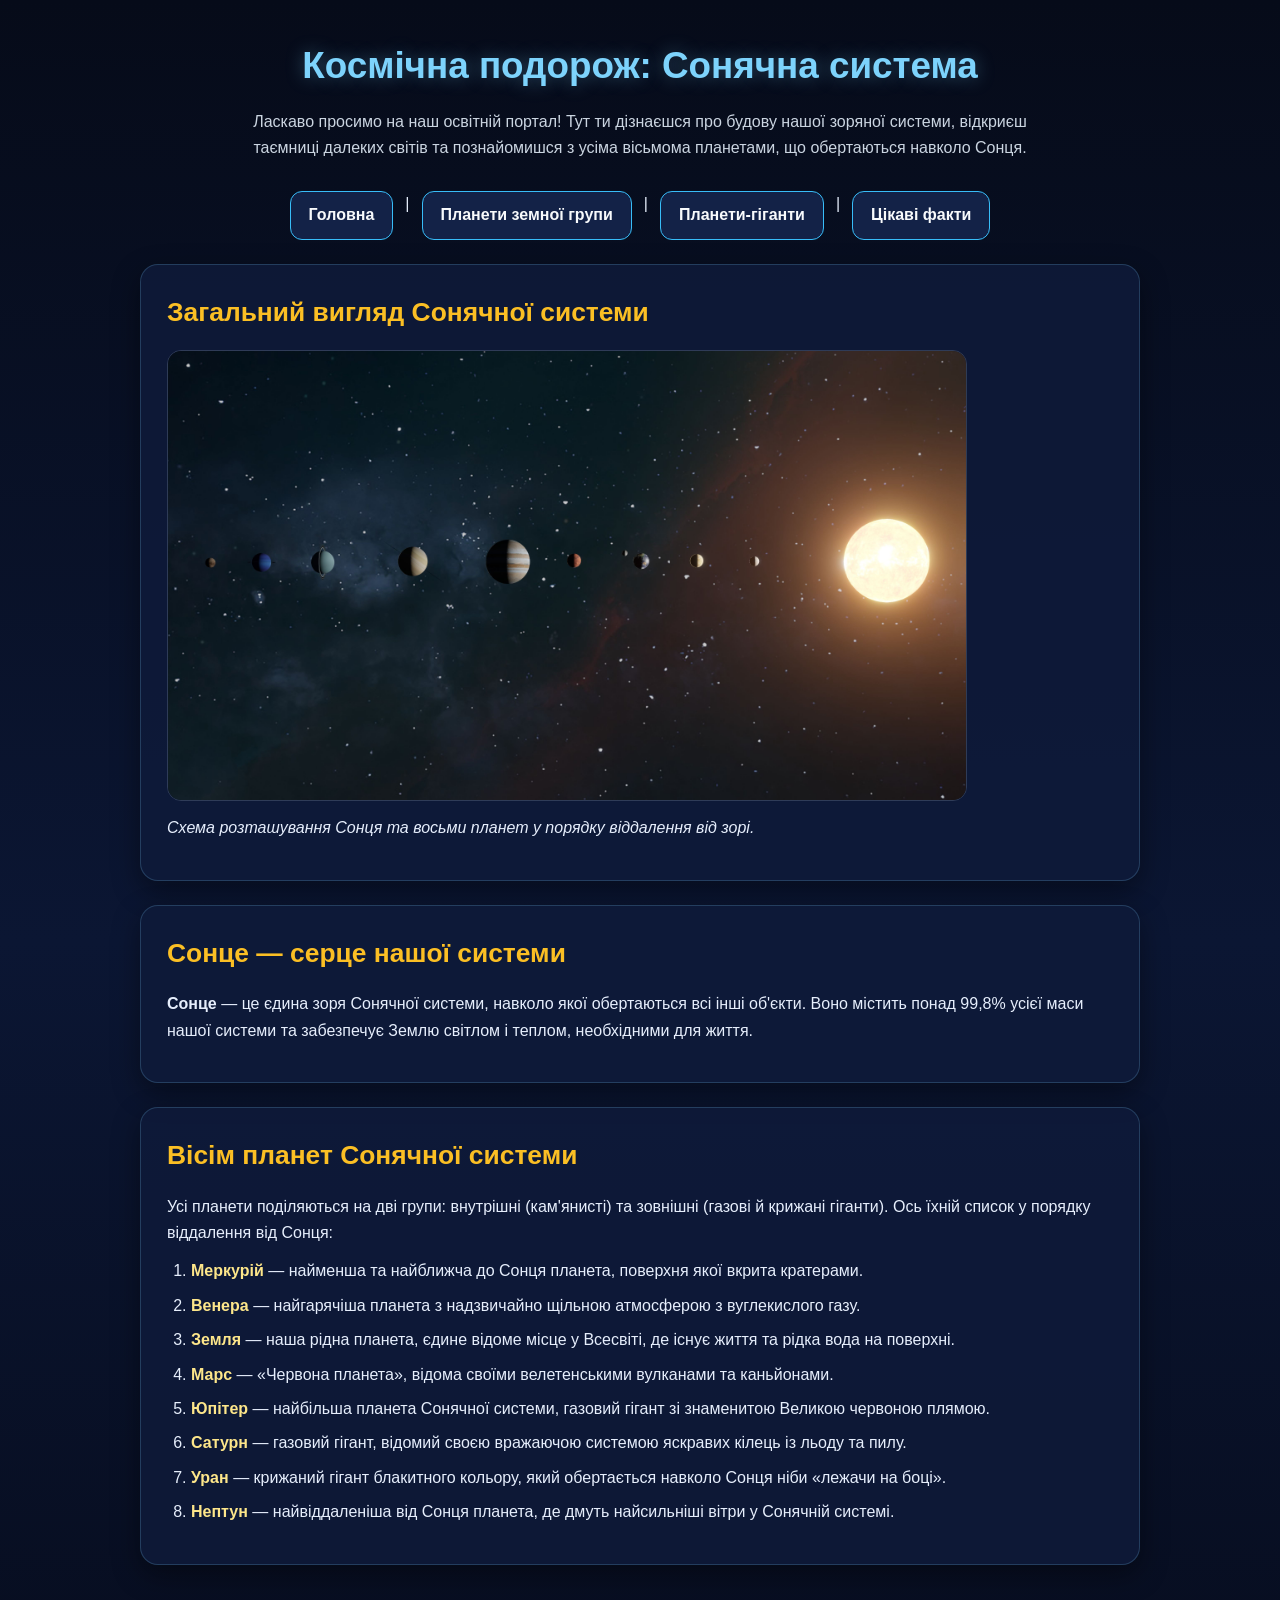
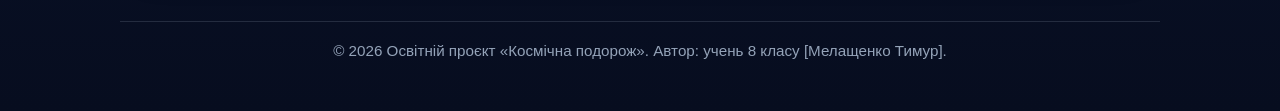
<file: index.html>
<!DOCTYPE html>
<html lang="uk">
<head>
<link rel="stylesheet" href="style.css">
    <meta charset="UTF-8">
    <meta name="viewport" content="width=device-width, initial-scale=1.0">
    <title>Космічна подорож: Сонячна система</title>
</head>
<body>

    <!-- Шапка сайту з головним заголовком та вступом -->
    <header>
        <h1>Космічна подорож: Сонячна система</h1>
        <p>Ласкаво просимо на наш освітній портал! Тут ти дізнаєшся про будову нашої зоряної системи, відкриєш таємниці далеких світів та познайомишся з усіма вісьмома планетами, що обертаються навколо Сонця.</p>
    </header>

    <!-- Горизонтальне навігаційне меню -->
    <nav>
        <a href="index.html">Головна</a> | 
        <a href="terrestrial.html">Планети земної групи</a> | 
        <a href="giants.html">Планети-гіганти</a> | 
        <a href="facts.html">Цікаві факти</a>
    </nav>

    <hr>

    <!-- Основний вміст сторінки -->
    <main>
        
        <!-- Блок з великим зображенням -->
        <section>
            <h2>Загальний вигляд Сонячної системи</h2>
            <!-- Переконайтеся, що файл solar-system.jpg лежить у тій самій папці, що й index.html -->
            <img src="solar-system.jpg" alt="Схема розташування планет Сонячної системи" width="800">
            <p><em>Схема розташування Сонця та восьми планет у порядку віддалення від зорі.</em></p>
        </section>

        <hr>

        <!-- Інформація про Сонце -->
        <section>
            <h2>Сонце — серце нашої системи</h2>
            <p><strong>Сонце</strong> — це єдина зоря Сонячної системи, навколо якої обертаються всі інші об'єкти. Воно містить понад 99,8% усієї маси нашої системи та забезпечує Землю світлом і теплом, необхідними для життя.</p>
        </section>

        <!-- Інформація про 8 планет -->
        <section>
            <h2>Вісім планет Сонячної системи</h2>
            <p>Усі планети поділяються на дві групи: внутрішні (кам'янисті) та зовнішні (газові й крижані гіганти). Ось їхній список у порядку віддалення від Сонця:</p>
            
            <ol>
                <li><strong>Меркурій</strong> — найменша та найближча до Сонця планета, поверхня якої вкрита кратерами.</li>
                <li><strong>Венера</strong> — найгарячіша планета з надзвичайно щільною атмосферою з вуглекислого газу.</li>
                <li><strong>Земля</strong> — наша рідна планета, єдине відоме місце у Всесвіті, де існує життя та рідка вода на поверхні.</li>
                <li><strong>Марс</strong> — «Червона планета», відома своїми велетенськими вулканами та каньйонами.</li>
                <li><strong>Юпітер</strong> — найбільша планета Сонячної системи, газовий гігант зі знаменитою Великою червоною плямою.</li>
                <li><strong>Сатурн</strong> — газовий гігант, відомий своєю вражаючою системою яскравих кілець із льоду та пилу.</li>
                <li><strong>Уран</strong> — крижаний гігант блакитного кольору, який обертається навколо Сонця ніби «лежачи на боці».</li>
                <li><strong>Нептун</strong> — найвіддаленіша від Сонця планета, де дмуть найсильніші вітри у Сонячній системі.</li>
            </ol>
        </section>

    </main>

    <hr>

    <!-- Підвал сайту -->
    <footer>
        <p>&copy; 2026 Освітній проєкт «Космічна подорож». Автор: учень 8 класу [Мелащенко Тимур].</p>
    </footer>

</body>
</html>
</file>
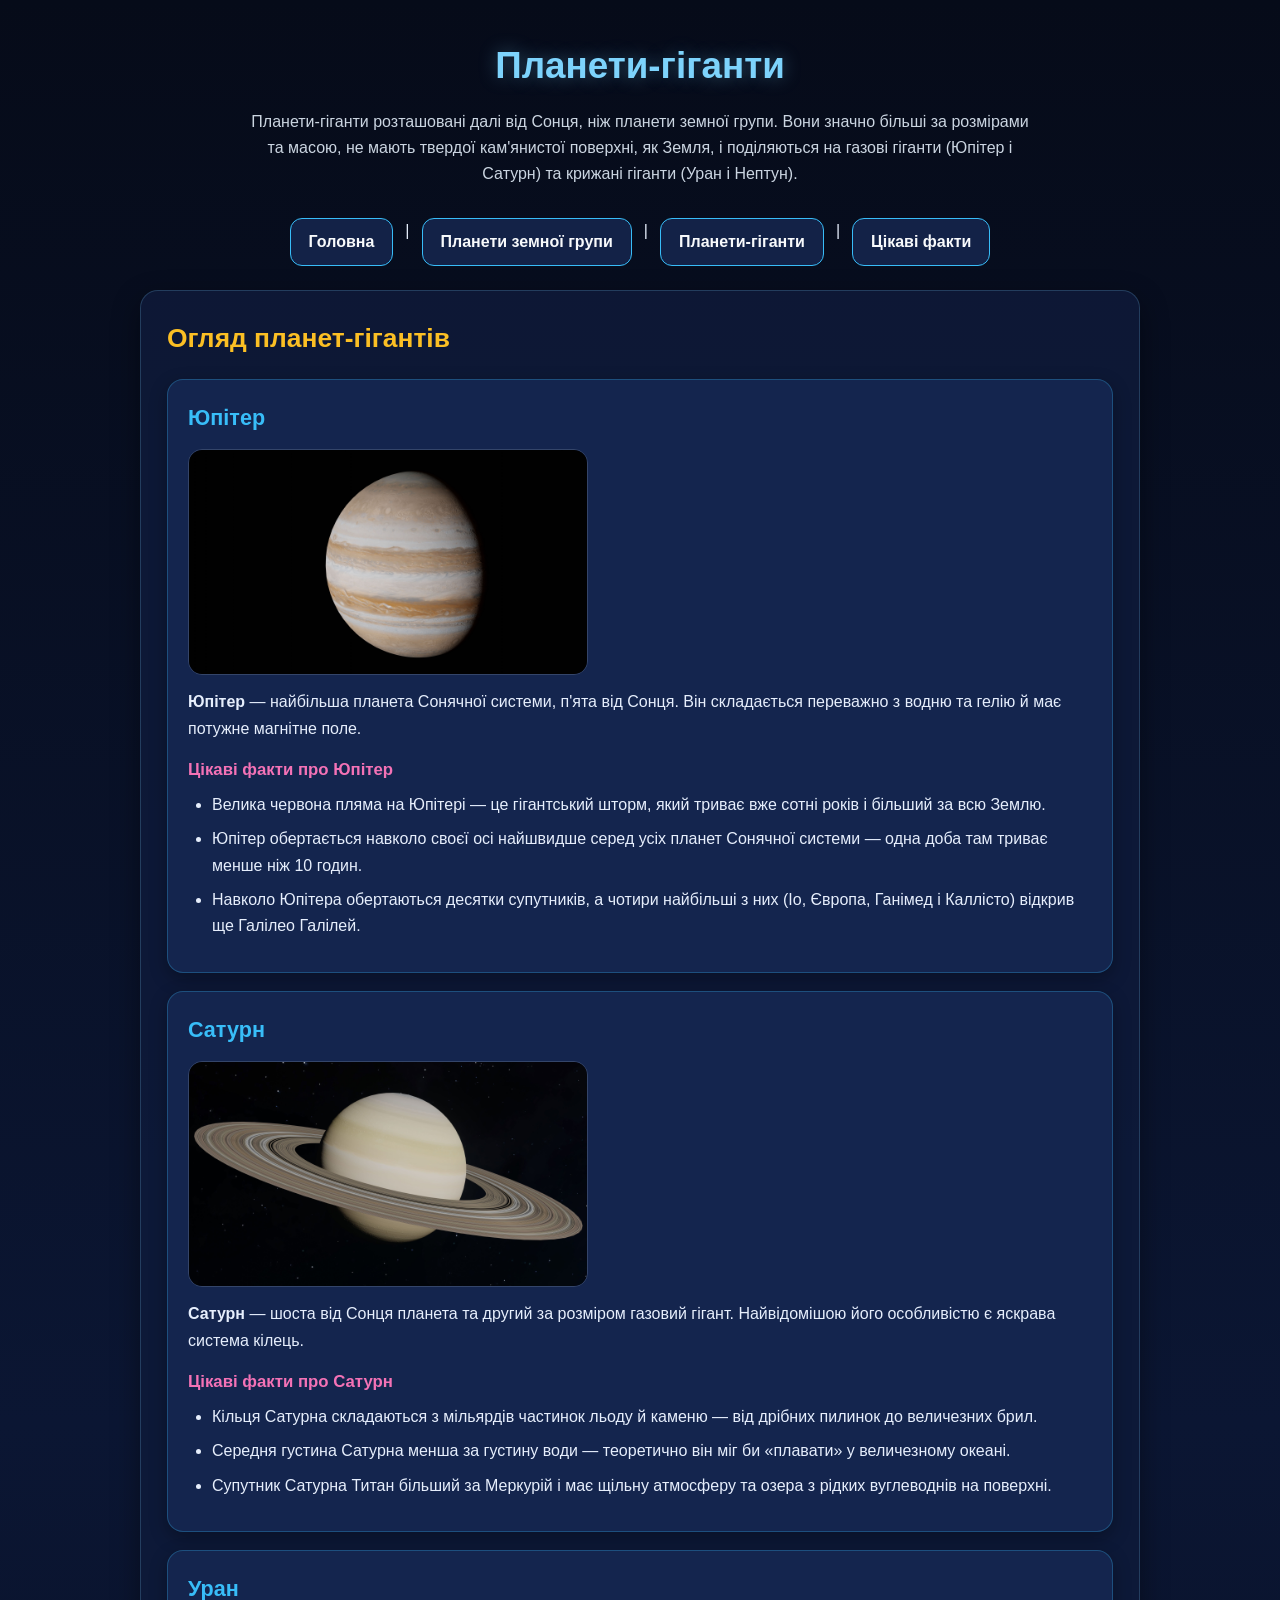
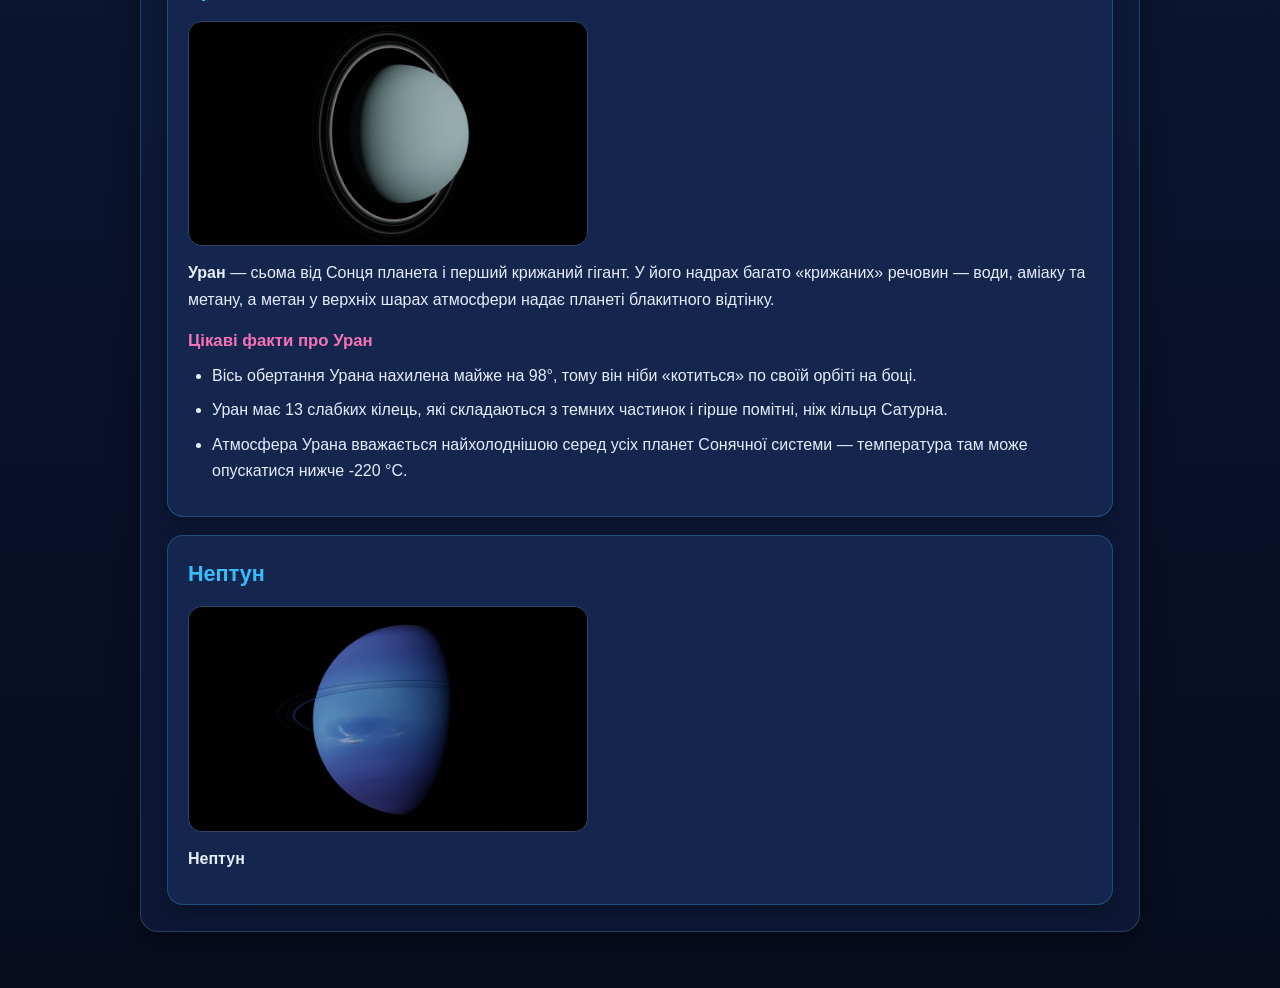
<file: giants.html>
<!DOCTYPE html>
<html lang="uk">
<head>
<link rel="stylesheet" href="style.css">
    <meta charset="UTF-8">
    <meta name="viewport" content="width=device-width, initial-scale=1.0">
    <title>Планети-гіганти — Космічна подорож</title>
</head>
<body>

    <!-- Шапка сторінки -->
    <header>
        <h1>Планети-гіганти</h1>
        <p>Планети-гіганти розташовані далі від Сонця, ніж планети земної групи. Вони значно більші за розмірами та масою, не мають твердої кам'янистої поверхні, як Земля, і поділяються на газові гіганти (Юпітер і Сатурн) та крижані гіганти (Уран і Нептун).</p>
    </header>

    <!-- Спільне меню навігації сайту -->
    <nav>
        <a href="index.html">Головна</a> |
        <a href="terrestrial.html">Планети земної групи</a> |
        <a href="giants.html">Планети-гіганти</a> |
        <a href="facts.html">Цікаві факти</a>
    </nav>

    <hr>

    <!-- Основний вміст сторінки -->
    <main>
        <section>
            <h2>Огляд планет-гігантів</h2>

            <!-- Картка планети: Юпітер -->
            <article>
                <h3>Юпітер</h3>
                <img src="jupiter.jpg" alt="Планета Юпітер з атмосферними смугами та Великою червоною плямою" width="400">
                <p><strong>Юпітер</strong> — найбільша планета Сонячної системи, п'ята від Сонця. Він складається переважно з водню та гелію й має потужне магнітне поле.</p>
                <h4>Цікаві факти про Юпітер</h4>
                <ul>
                    <li>Велика червона пляма на Юпітері — це гігантський шторм, який триває вже сотні років і більший за всю Землю.</li>
                    <li>Юпітер обертається навколо своєї осі найшвидше серед усіх планет Сонячної системи — одна доба там триває менше ніж 10 годин.</li>
                    <li>Навколо Юпітера обертаються десятки супутників, а чотири найбільші з них (Іо, Європа, Ганімед і Каллісто) відкрив ще Галілео Галілей.</li>
                </ul>
            </article>

            <hr>

            <!-- Картка планети: Сатурн -->
            <article>
                <h3>Сатурн</h3>
                <img src="saturn.jpg" alt="Планета Сатурн із системою кілець" width="400">
                <p><strong>Сатурн</strong> — шоста від Сонця планета та другий за розміром газовий гігант. Найвідомішою його особливістю є яскрава система кілець.</p>
                <h4>Цікаві факти про Сатурн</h4>
                <ul>
                    <li>Кільця Сатурна складаються з мільярдів частинок льоду й каменю — від дрібних пилинок до величезних брил.</li>
                    <li>Середня густина Сатурна менша за густину води — теоретично він міг би «плавати» у величезному океані.</li>
                    <li>Супутник Сатурна Титан більший за Меркурій і має щільну атмосферу та озера з рідких вуглеводнів на поверхні.</li>
                </ul>
            </article>

            <hr>

            <!-- Картка планети: Уран -->
            <article>
                <h3>Уран</h3>
                <img src="uranus.jpg" alt="Блакитно-зелена планета Уран" width="400">
                <p><strong>Уран</strong> — сьома від Сонця планета і перший крижаний гігант. У його надрах багато «крижаних» речовин — води, аміаку та метану, а метан у верхніх шарах атмосфери надає планеті блакитного відтінку.</p>
                <h4>Цікаві факти про Уран</h4>
                <ul>
                    <li>Вісь обертання Урана нахилена майже на 98°, тому він ніби «котиться» по своїй орбіті на боці.</li>
                    <li>Уран має 13 слабких кілець, які складаються з темних частинок і гірше помітні, ніж кільця Сатурна.</li>
                    <li>Атмосфера Урана вважається найхолоднішою серед усіх планет Сонячної системи — температура там може опускатися нижче -220 °C.</li>
                </ul>
            </article>

            <hr>

            <!-- Картка планети: Нептун -->
            <article>
                <h3>Нептун</h3>
                <img src="neptune.jpg" alt="Темно-синя планета Нептун" width="400">
                <p><strong>Нептун</strong>
</file>
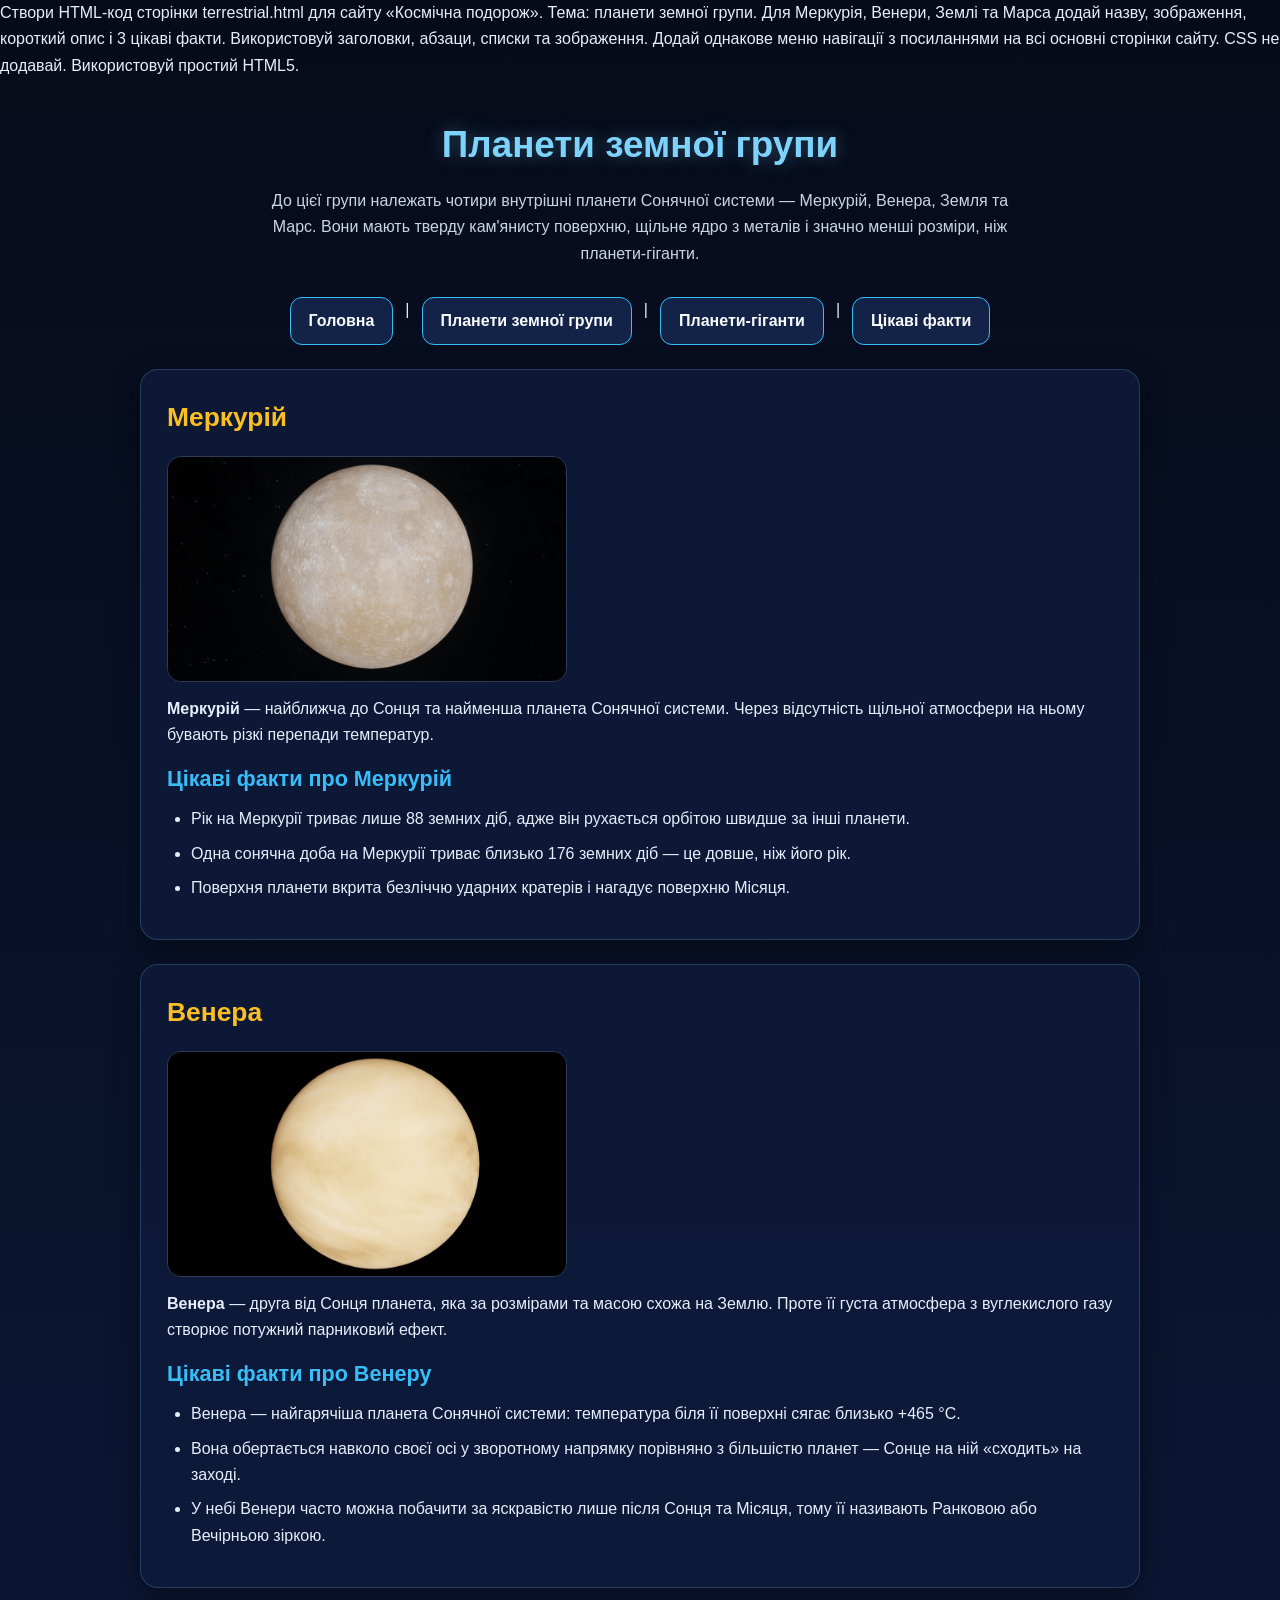
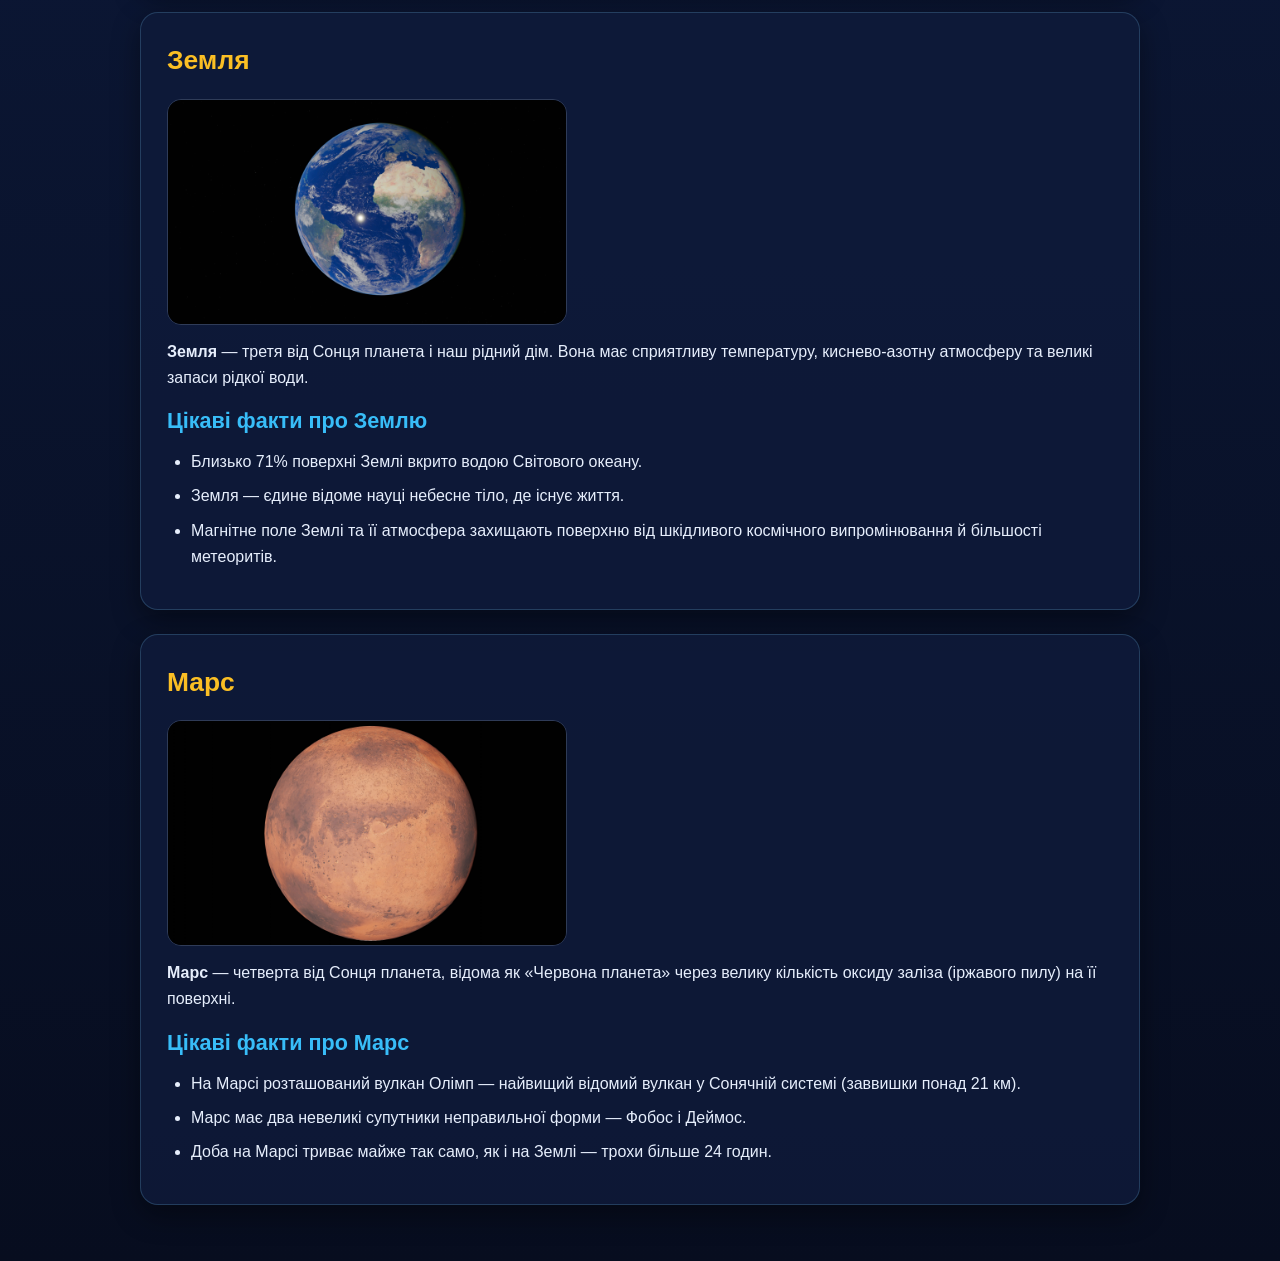
<file: terrestrial.html>
Створи HTML-код сторінки terrestrial.html для сайту «Космічна подорож». Тема: планети земної групи. Для Меркурія, Венери, Землі та Марса додай назву, зображення, короткий опис і 3 цікаві факти. Використовуй заголовки, абзаци, списки та зображення. Додай однакове меню навігації з посиланнями на всі основні сторінки сайту. CSS не додавай. Використовуй простий HTML5.
<!DOCTYPE html>
<html lang="uk">
<head>
<link rel="stylesheet" href="style.css">
    <meta charset="UTF-8">
    <meta name="viewport" content="width=device-width, initial-scale=1.0">
    <title>Планети земної групи — Космічна подорож</title>
</head>
<body>

    <!-- Шапка сторінки -->
    <header>
        <h1>Планети земної групи</h1>
        <p>До цієї групи належать чотири внутрішні планети Сонячної системи — Меркурій, Венера, Земля та Марс. Вони мають тверду кам'янисту поверхню, щільне ядро з металів і значно менші розміри, ніж планети-гіганти.</p>
    </header>

    <!-- Однакове меню навігації по всіх сторінках сайту -->
    <nav>
        <a href="index.html">Головна</a> |
        <a href="terrestrial.html">Планети земної групи</a> |
        <a href="giants.html">Планети-гіганти</a> |
        <a href="facts.html">Цікаві факти</a>
    </nav>

    <hr>

    <!-- Основний вміст сторінки -->
    <main>

        <!-- Меркурій -->
        <section>
            <h2>Меркурій</h2>
            <img src="mercury.jpg" alt="Поверхня планети Меркурій" width="400">
            <p><strong>Меркурій</strong> — найближча до Сонця та найменша планета Сонячної системи. Через відсутність щільної атмосфери на ньому бувають різкі перепади температур.</p>
            <h3>Цікаві факти про Меркурій</h3>
            <ul>
                <li>Рік на Меркурії триває лише 88 земних діб, адже він рухається орбітою швидше за інші планети.</li>
                <li>Одна сонячна доба на Меркурії триває близько 176 земних діб — це довше, ніж його рік.</li>
                <li>Поверхня планети вкрита безліччю ударних кратерів і нагадує поверхню Місяця.</li>
            </ul>
        </section>

        <hr>

        <!-- Венера -->
        <section>
            <h2>Венера</h2>
            <img src="venus.jpg" alt="Хмарний покрив планети Венера" width="400">
            <p><strong>Венера</strong> — друга від Сонця планета, яка за розмірами та масою схожа на Землю. Проте її густа атмосфера з вуглекислого газу створює потужний парниковий ефект.</p>
            <h3>Цікаві факти про Венеру</h3>
            <ul>
                <li>Венера — найгарячіша планета Сонячної системи: температура біля її поверхні сягає близько +465 °C.</li>
                <li>Вона обертається навколо своєї осі у зворотному напрямку порівняно з більшістю планет — Сонце на ній «сходить» на заході.</li>
                <li>У небі Венери часто можна побачити за яскравістю лише після Сонця та Місяця, тому її називають Ранковою або Вечірньою зіркою.</li>
            </ul>
        </section>

        <hr>

        <!-- Земля -->
        <section>
            <h2>Земля</h2>
            <img src="earth.jpg" alt="Планета Земля з космосу" width="400">
            <p><strong>Земля</strong> — третя від Сонця планета і наш рідний дім. Вона має сприятливу температуру, киснево-азотну атмосферу та великі запаси рідкої води.</p>
            <h3>Цікаві факти про Землю</h3>
            <ul>
                <li>Близько 71% поверхні Землі вкрито водою Світового океану.</li>
                <li>Земля — єдине відоме науці небесне тіло, де існує життя.</li>
                <li>Магнітне поле Землі та її атмосфера захищають поверхню від шкідливого космічного випромінювання й більшості метеоритів.</li>
            </ul>
        </section>

        <hr>

        <!-- Марс -->
        <section>
            <h2>Марс</h2>
            <img src="mars.jpg" alt="Червона поверхня планети Марс" width="400">
            <p><strong>Марс</strong> — четверта від Сонця планета, відома як «Червона планета» через велику кількість оксиду заліза (іржавого пилу) на її поверхні.</p>
            <h3>Цікаві факти про Марс</h3>
            <ul>
                <li>На Марсі розташований вулкан Олімп — найвищий відомий вулкан у Сонячній системі (заввишки понад 21 км).</li>
                <li>Марс має два невеликі супутники неправильної форми — Фобос і Деймос.</li>
                <li>Доба на Марсі триває майже так само, як і на Землі — трохи більше 24 годин.</li>
            </ul>
</file>
<file: style.css>
/* Базові налаштування та космічна палітра */
* {
    box-sizing: border-box;
    margin: 0;
    padding: 0;
}

body {
    font-family: "Segoe UI", Roboto, Arial, sans-serif;
    line-height: 1.65;
    background: linear-gradient(180deg, #060b19 0%, #0b1633 55%, #070d1f 100%);
    color: #e6eefc;
    min-height: 100vh;
}

/* Основний контейнер сторінки */
header,
nav,
main,
footer {
    max-width: 1040px;
    margin: 0 auto;
    padding: 0 20px;
}

/* Шапка сайту */
header {
    padding-top: 36px;
    padding-bottom: 20px;
    text-align: center;
}

header h1 {
    font-size: 2.3rem;
    color: #7dd3fc;
    text-shadow: 0 0 18px rgba(125, 211, 252, 0.35);
    margin-bottom: 12px;
}

header p {
    color: #cbd5e1;
    max-width: 780px;
    margin: 0 auto;
}

/* Горизонтальне меню навігації (схоже на кнопки-перемикачі) */
nav {
    display: flex;
    flex-wrap: wrap;
    justify-content: center;
    gap: 12px;
    padding-top: 10px;
    padding-bottom: 24px;
}

nav a {
    display: inline-block;
    text-decoration: none;
    color: #f8fafc;
    background-color: #132247;
    border: 1px solid #38bdf8;
    border-radius: 12px;
    padding: 10px 18px;
    font-weight: 600;
    transition: background-color 0.25s ease, color 0.25s ease, transform 0.2s ease;
}

/* Ефект зміни кольору при наведенні на пункти меню / кнопки */
nav a:hover,
nav a:focus,
.btn:hover,
.btn:focus {
    background-color: #38bdf8;
    color: #060b19;
    transform: translateY(-2px);
}

/* Універсальний клас для кнопок (якщо знадобиться на сторінках) */
.btn {
    display: inline-block;
    text-decoration: none;
    background-color: #2563eb;
    color: #ffffff;
    border-radius: 12px;
    padding: 10px 18px;
    font-weight: 600;
    border: none;
    cursor: pointer;
    transition: background-color 0.25s ease, color 0.25s ease, transform 0.2s ease;
}

/* Приховуємо стандартні горизонтальні лінії <hr>, замінюючи їх відступами блоків */
hr {
    display: none;
}

/* Основний вміст та розділи */
main {
    padding-bottom: 32px;
}

section {
    background-color: rgba(15, 27, 58, 0.85);
    border: 1px solid rgba(125, 211, 252, 0.2);
    border-radius: 18px;
    padding: 26px;
    margin-bottom: 24px;
    box-shadow: 0 10px 28px rgba(0, 0, 0, 0.4);
}

section > h2 {
    font-size: 1.65rem;
    color: #fbbf24;
    margin-bottom: 16px;
}

h3 {
    font-size: 1.35rem;
    color: #38bdf8;
    margin-bottom: 10px;
}

h4 {
    font-size: 1.05rem;
    color: #f472b6;
    margin-top: 14px;
    margin-bottom: 8px;
}

p {
    margin-bottom: 12px;
}

/* Зображення */
img {
    max-width: 100%;
    height: auto;
    border-radius: 14px;
    border: 1px solid rgba(148, 163, 184, 0.25);
    display: block;
    margin: 14px 0;
}

/* Картки планет і блоків фактів (<article>) */
article {
    background-color: rgba(22, 39, 82, 0.9);
    border: 1px solid rgba(56, 189, 248, 0.28);
    border-radius: 16px;
    padding: 20px;
    margin-top: 18px;
    box-shadow: 0 6px 18px rgba(0, 0, 0, 0.3);
}

/* Списки планет та фактів */
ol,
ul {
    padding-left: 24px;
    margin-top: 8px;
    margin-bottom: 12px;
}

li {
    margin-bottom: 8px;
}

li strong {
    color: #fde68a;
}

/* Підвал сайту */
footer {
    text-align: center;
    padding-top: 16px;
    padding-bottom: 36px;
    color: #94a3b8;
    font-size: 0.95rem;
    border-top: 1px solid rgba(148, 163, 184, 0.2);
}

/* Адаптація для смартфонів */
@media (max-width: 600px) {
    header h1 {
        font-size: 1.7rem;
    }

    section > h2 {
        font-size: 1.35rem;
    }

    h3 {
        font-size: 1.2rem;
    }

    section,
    article {
        padding: 16px;
        border-radius: 14px;
    }

    nav {
        flex-direction: column;
        align-items: stretch;
        gap: 8px;
    }

    nav a {
        text-align: center;
        width: 100%;
    }
}
</file>
